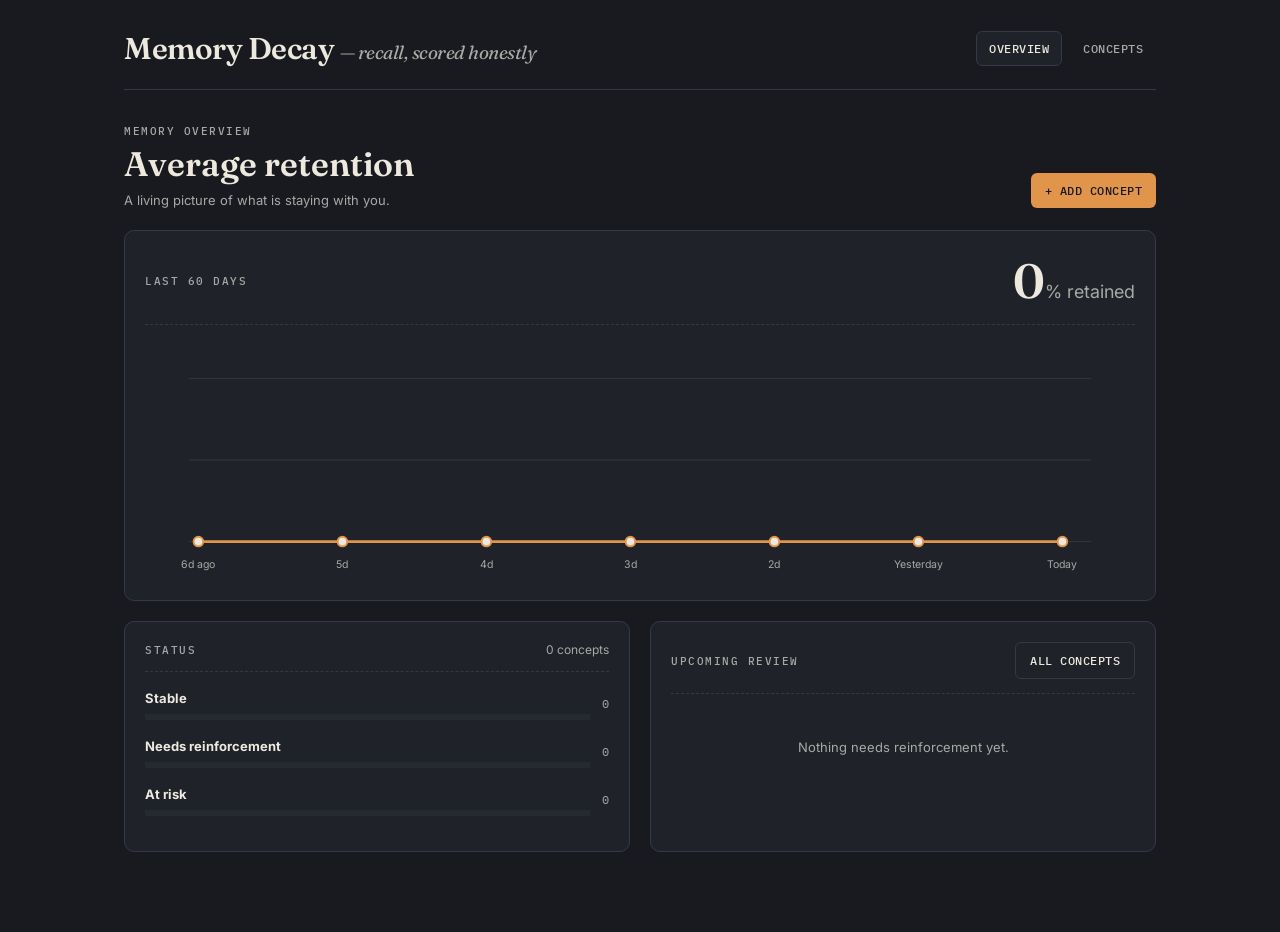
<file: index.html>
<!doctype html>
<html lang="en">

<head>
    <meta charset="UTF-8">
    <meta name="viewport" content="width=device-width, initial-scale=1.0">
    <title>Memory Decay</title>
    <link rel="stylesheet" href="app.css">
</head>

<body>
    <div class="wrap">
        <header class="site-header">
            <button class="brand" data-view="dashboard">Memory Decay <span>— recall, scored honestly</span></button>
            <nav aria-label="Main navigation">
                <button class="nav-button active" data-view="dashboard">Overview</button>
                <button class="nav-button" data-view="concepts">Concepts</button>
            </nav>
        </header>
        <main id="view" aria-live="polite">
            <div class="page-heading">
                <div>
                    <div class="eyebrow">Memory overview</div>
                    <h1>Average retention</h1>
                    <p>A living picture of what is staying with you.</p>
                </div>
                <button type="button">+ Add concept</button>
            </div>

            <div class="grid overview-grid">
                <section class="card retention-card">
                    <div class="card-head">
                        <h2>Last 60 days</h2>
                        <span class="retention-value">0<small>% retained</small></span>
                    </div>
                    <svg viewBox="0 0 980 250" role="img" aria-label="Average retention trend">
                        <g stroke="#343945">
                            <line x1="20" y1="210" x2="960" y2="210" />
                            <line x1="20" y1="125" x2="960" y2="125" />
                            <line x1="20" y1="40" x2="960" y2="40" />
                        </g>
                        <polyline points="30,210 180,210 330,210 480,210 630,210 780,210 930,210" fill="none"
                            stroke="#e0954a" stroke-width="3" stroke-linecap="round" stroke-linejoin="round" />
                        <g fill="#eee9df" stroke="#e0954a" stroke-width="2">
                            <circle cx="30" cy="210" r="5" />
                            <circle cx="180" cy="210" r="5" />
                            <circle cx="330" cy="210" r="5" />
                            <circle cx="480" cy="210" r="5" />
                            <circle cx="630" cy="210" r="5" />
                            <circle cx="780" cy="210" r="5" />
                            <circle cx="930" cy="210" r="5" />
                        </g>
                        <g fill="#a8a9a4" font-size="11" text-anchor="middle">
                            <text x="30" y="238">6d ago</text>
                            <text x="180" y="238">5d</text>
                            <text x="330" y="238">4d</text>
                            <text x="480" y="238">3d</text>
                            <text x="630" y="238">2d</text>
                            <text x="780" y="238">Yesterday</text>
                            <text x="930" y="238">Today</text>
                        </g>
                    </svg>
                </section>

                <section class="card">
                    <div class="card-head">
                        <h2>Status</h2>
                        <span class="muted">0 concepts</span>
                    </div>
                    <div class="metric">
                        <div><strong>Stable</strong>
                            <div class="bar"><i style="width:0%"></i></div>
                        </div><span>0</span>
                    </div>
                    <div class="metric">
                        <div><strong>Needs reinforcement</strong>
                            <div class="bar"><i style="width:0%;background:var(--reinforce)"></i></div>
                        </div><span>0</span>
                    </div>
                    <div class="metric">
                        <div><strong>At risk</strong>
                            <div class="bar"><i style="width:0%;background:var(--risk)"></i></div>
                        </div><span>0</span>
                    </div>
                </section>

                <section class="card">
                    <div class="card-head">
                        <h2>Upcoming review</h2>
                        <button type="button" class="ghost">All concepts</button>
                    </div>
                    <div class="empty">Nothing needs reinforcement yet.</div>
                </section>
            </div>

        </main>
    </div>
    <dialog id="concept-dialog">
        <form id="concept-form" method="dialog">
            <button class="dialog-close" type="button" data-close-dialog aria-label="Close">×</button>
            <h2>New Concept</h2>
            <label>Title<input required name="title" placeholder="e.g. Binary Search"></label>
            <label>Concept material<textarea required name="raw"
                    placeholder="Paste or write what you want to remember..."></textarea></label>
            <label>Core concepts<input name="keywords" placeholder="sorted array, midpoint|middle index"></label>
            <div class="dialog-actions"><button type="button" class="ghost" data-close-dialog>Cancel</button><button>Add
                    Concept</button></div>
        </form>
    </dialog>
    <script src="logic.js"></script>
    <script src="app.js"></script>
</body>

</html>
</file>
<file: app.css>
@import url("https://fonts.googleapis.com/css2?family=Fraunces:opsz,wght@9..144,400;9..144,600&family=IBM+Plex+Mono:wght@400;500&family=Inter:wght@400;500;600&display=swap");
:root {
  --ink: #181a1f;
  --panel: #1f2229;
  --panel-2: #252932;
  --line: #343945;
  --paper: #eee9df;
  --dim: #a8a9a4;
  --ember: #e0954a;
  --stable: #7fae87;
  --reinforce: #e0b04a;
  --risk: #d1654a;
}
* {
  box-sizing: border-box;
}
body {
  margin: 0;
  background: var(--ink);
  color: var(--paper);
  font-family: Inter, sans-serif;
  -webkit-font-smoothing: antialiased;
}
.wrap {
  max-width: 1080px;
  margin: auto;
  padding: 30px 24px 80px;
}
.site-header {
  display: flex;
  align-items: center;
  justify-content: space-between;
  gap: 24px;
  margin-bottom: 34px;
  padding-bottom: 22px;
  border-bottom: 1px solid var(--line);
}
.brand {
  width: auto;
  margin: 0;
  padding: 0;
  background: none;
  color: var(--paper);
  font:
    600 30px Fraunces,
    serif;
  text-transform: none;
  letter-spacing: -0.5px;
}
.brand span {
  color: var(--dim);
  font:
    italic 19px Fraunces,
    serif;
}
.site-header nav {
  display: flex;
  gap: 8px;
}
.nav-button {
  width: auto;
  margin: 0;
  padding: 9px 12px;
  background: transparent;
  color: var(--dim);
  border: 1px solid transparent;
}
.nav-button.active,
.nav-button:hover {
  color: var(--paper);
  border-color: var(--line);
  background: var(--panel);
}
button {
  font:
    500 11.5px "IBM Plex Mono",
    monospace;
  letter-spacing: 0.5px;
  text-transform: uppercase;
  background: var(--ember);
  color: var(--ink);
  border: 0;
  border-radius: 6px;
  padding: 10px 14px;
  cursor: pointer;
}
button:hover {
  filter: brightness(1.08);
}
.ghost {
  background: transparent;
  border: 1px solid var(--line);
  color: var(--paper);
}
h1,
h2,
h3 {
  font-family: Fraunces, serif;
  font-weight: 600;
}
.page-heading {
  display: flex;
  align-items: end;
  justify-content: space-between;
  gap: 20px;
  margin-bottom: 22px;
}
.eyebrow {
  color: var(--dim);
  font:
    500 11px "IBM Plex Mono",
    monospace;
  letter-spacing: 1.5px;
  text-transform: uppercase;
}
.page-heading h1 {
  font-size: 34px;
  margin: 5px 0 0;
}
.page-heading p {
  color: var(--dim);
  font-size: 13px;
  margin: 7px 0 0;
}
.grid {
  display: grid;
  gap: 20px;
}
.overview-grid {
  grid-template-columns: 1fr 1fr;
}
.card {
  background: var(--panel);
  border: 1px solid var(--line);
  border-radius: 10px;
  padding: 20px;
}
.card h2 {
  font:
    500 11px "IBM Plex Mono",
    monospace;
  letter-spacing: 1.5px;
  text-transform: uppercase;
  color: var(--dim);
  margin: 0 0 16px;
}
.card-head {
  display: flex;
  align-items: center;
  justify-content: space-between;
  border-bottom: 1px dashed var(--line);
  padding-bottom: 14px;
  margin-bottom: 15px;
}
.card-head h2 {
  margin: 0;
}
.retention-card {
  grid-column: 1/-1;
}
.retention-value {
  font:
    600 48px Fraunces,
    serif;
}
.retention-value small {
  font:
    400 18px Inter,
    sans-serif;
  color: var(--dim);
}
svg {
  display: block;
  width: 100%;
  height: 240px;
}
.metric {
  display: grid;
  grid-template-columns: 1fr auto;
  gap: 12px;
  align-items: center;
  margin: 15px 0;
}
.metric strong {
  font-size: 13px;
}
.metric span {
  color: var(--dim);
  font:
    12px "IBM Plex Mono",
    monospace;
}
.bar {
  height: 6px;
  background: var(--panel-2);
  margin-top: 7px;
}
.bar i {
  display: block;
  height: 100%;
  background: var(--stable);
}
.due-item,
.concept-card {
  display: flex;
  align-items: center;
  justify-content: space-between;
  gap: 16px;
  border-bottom: 1px solid var(--line);
  padding: 13px 0;
}
.due-item:last-child {
  border-bottom: 0;
}
.due-item button {
  width: auto;
  margin: 0;
  padding: 5px 0;
  background: none;
  color: var(--paper);
  text-transform: none;
  font:
    600 13px Inter,
    sans-serif;
}
.muted {
  color: var(--dim);
  font-size: 12px;
}
.concept-card {
  align-items: flex-start;
  cursor: pointer;
  padding: 20px;
  min-width: 0;
}
.concept-card:hover {
  border-color: var(--ember);
}
.concept-card h2 {
  font:
    600 21px Fraunces,
    serif;
  letter-spacing: 0;
  text-transform: none;
  color: var(--paper);
  margin: 0 0 7px;
}
.concept-card p {
  color: var(--dim);
  font-size: 13px;
  line-height: 1.5;
  margin: 0;
  max-width: 680px;
}
.concept-card > div {
  min-width: 0;
}
.badge {
  display: inline-block;
  white-space: nowrap;
  border-radius: 20px;
  padding: 4px 8px;
  font:
    10px "IBM Plex Mono",
    monospace;
  text-transform: uppercase;
}
.stable {
  color: var(--stable);
  background: #26352b;
}
.reinforce {
  color: var(--reinforce);
  background: #3b321e;
}
.risk {
  color: var(--risk);
  background: #3b2522;
}
.new {
  color: var(--dim);
  background: #303238;
}
.stats {
  display: flex;
  flex-wrap: wrap;
  gap: 10px;
  margin: 18px 0;
}
.stat {
  background: var(--panel-2);
  border: 1px solid var(--line);
  border-radius: 8px;
  padding: 11px 14px;
  min-width: 120px;
}
.stat label {
  display: block;
  color: var(--dim);
  font:
    10px "IBM Plex Mono",
    monospace;
  text-transform: uppercase;
}
.stat strong {
  display: block;
  font:
    22px Fraunces,
    serif;
  margin-top: 4px;
}
.form-card {
  margin-bottom: 20px;
}
label {
  display: block;
  color: var(--dim);
  font-size: 12px;
  margin: 14px 0 5px;
}
input,
textarea {
  width: 100%;
  background: var(--ink);
  color: var(--paper);
  border: 1px solid var(--line);
  border-radius: 6px;
  padding: 10px;
  font:
    13px Inter,
    sans-serif;
}
textarea {
  min-height: 78px;
  resize: vertical;
}
input:focus,
textarea:focus {
  outline: 1px solid var(--ember);
  border-color: var(--ember);
}
.detail-head {
  display: flex;
  justify-content: space-between;
  gap: 14px;
}
.detail-head h1 {
  font-size: 28px;
  margin: 0;
}
.test-row {
  display: grid;
  grid-template-columns: 130px 1fr auto auto;
  gap: 12px;
  align-items: center;
  border-bottom: 1px solid var(--line);
  padding: 10px 0;
  font-size: 13px;
}
.test-label,
.score-breakdown {
  color: var(--dim);
  font:
    11px "IBM Plex Mono",
    monospace;
}
.answer-box {
  border-top: 1px dashed var(--line);
  margin-top: 18px;
  padding-top: 18px;
}
.detail-card {
  margin-top: 20px;
}
.study-panel {
  margin-top: 24px;
  padding: 18px;
  border: 1px dashed var(--line);
  background: var(--panel-2);
  border-radius: 8px;
}
.study-panel p {
  color: var(--paper);
  line-height: 1.6;
  margin: 10px 0 16px;
}
.locked-note {
  color: var(--ember);
  font:
    11px "IBM Plex Mono",
    monospace;
  margin: 12px 0 0;
}
.chart-frame {
  border: 1px solid var(--line);
  border-radius: 8px;
  padding: 8px;
  overflow-x: auto;
}
.section-heading {
  margin-top: 24px !important;
}
button:disabled {
  cursor: not-allowed;
  opacity: 0.45;
  filter: none;
}
.due {
  color: var(--ember);
  font:
    11px "IBM Plex Mono",
    monospace;
  margin-bottom: 8px;
}
dialog {
  width: min(500px, calc(100% - 32px));
  background: var(--panel);
  color: var(--paper);
  border: 1px solid var(--line);
  border-radius: 10px;
  padding: 24px;
}
dialog::backdrop {
  background: #000b;
}
.dialog-close {
  float: right;
  width: auto;
  background: transparent;
  color: var(--dim);
  font-size: 22px;
  padding: 0;
}
.dialog-actions {
  display: flex;
  justify-content: flex-end;
  gap: 8px;
  margin-top: 18px;
}
.dialog-actions button {
  width: auto;
}
.empty {
  color: var(--dim);
  font-size: 13px;
  padding: 30px 0;
  text-align: center;
}
.button-link {
  display: inline-block;
  background: var(--ember);
  color: var(--ink);
  border-radius: 6px;
  padding: 10px 14px;
  font:
    500 11.5px "IBM Plex Mono",
    monospace;
  letter-spacing: 0.5px;
  text-decoration: none;
  text-transform: uppercase;
}
.ghost-link {
  background: transparent;
  border: 1px solid var(--line);
  color: var(--paper);
}
.empty-chart {
  display: grid;
  min-height: 240px;
  place-items: center;
  border: 1px dashed var(--line);
  color: var(--dim);
  font-size: 13px;
}
.static-concepts {
  margin-top: 20px;
}
.static-form {
  max-width: 560px;
  margin: 24px auto 0;
  padding-top: 20px;
  border-top: 1px dashed var(--line);
}
.static-form h2 {
  margin-bottom: 14px;
}
.static-form button {
  width: auto;
  margin-top: 14px;
}
@media (max-width: 760px) {
  .site-header {
    align-items: flex-start;
    flex-direction: column;
  }
  .brand {
    font-size: 26px;
  }
  .brand span {
    display: block;
    font-size: 16px;
    margin-top: 4px;
  }
  .overview-grid {
    grid-template-columns: 1fr;
  }
  .retention-card {
    grid-column: auto;
  }
  .page-heading {
    align-items: flex-start;
    flex-direction: column;
  }
  .wrap {
    padding: 24px 16px 56px;
  }
  .site-header {
    margin-bottom: 26px;
    padding-bottom: 18px;
  }
  .concept-card {
    padding: 16px;
  }
  .concept-card .stats {
    gap: 8px;
  }
  .concept-card .stat {
    min-width: 0;
    flex: 1 1 110px;
  }
  .test-row {
    grid-template-columns: 1fr auto;
    gap: 5px;
  }
  .test-row .score-breakdown {
    grid-column: 1/-1;
  }
}
</file>
